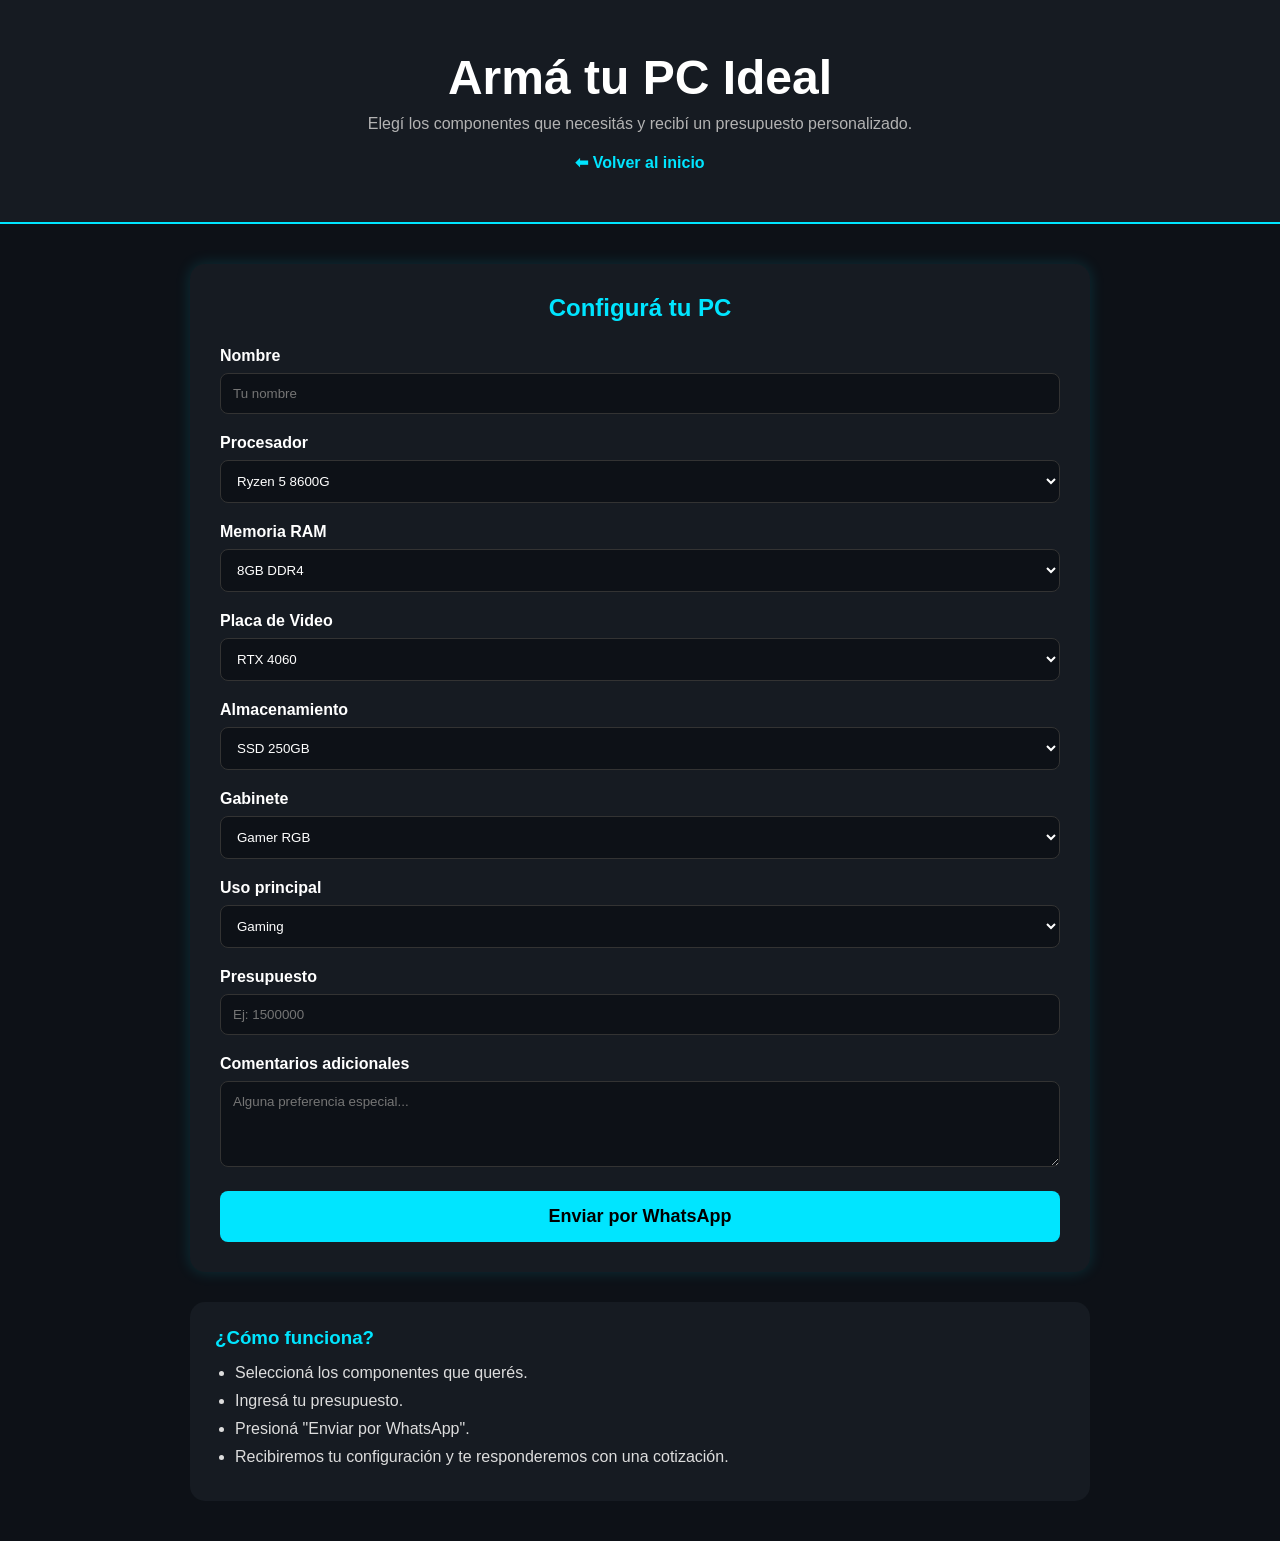
<file: armar-pc.html>
<!DOCTYPE html>
<html lang="es">
<head>
<meta charset="UTF-8">
<meta name="viewport" content="width=device-width, initial-scale=1.0">
<title>Armá tu PC Ideal - Pirez</title>
<link rel="stylesheet" href="css/armar-pc.css">
</head>
<body>

<header>
    <h1> Armá tu PC Ideal</h1>
    <p>Elegí los componentes que necesitás y recibí un presupuesto personalizado.</p>

    <a href="index.html" class="volver">
        ⬅ Volver al inicio
    </a>
</header>

<div class="contenedor">

    <div class="formulario">

        <h2>Configurá tu PC</h2>

        <div class="grupo">
            <label>Nombre</label>
            <input type="text" id="nombre" placeholder="Tu nombre">
        </div>

        <div class="grupo">
            <label>Procesador</label>
            <select id="procesador">
                <option>Ryzen 5 8600G</option>
                <option>Ryzen 7 8700G</option>
                <option>Intel Core i5 14600K</option>
                <option>Intel Core i7 14700K</option>
                <option>Intel Core i6 </option>
                <option>Intel Core i5 </option>
                <option>Intel Core i4 </option>
                <option>Otro</option>
            </select>
        </div>

        <div class="grupo">
            <label>Memoria RAM</label>
            <select id="ram">
                <option>8GB DDR4</option>
                <option>16GB DDR5</option>
                <option>32GB DDR5</option>
                <option>64GB DDR5</option>
            </select>
        </div>

        <div class="grupo">
            <label>Placa de Video</label>
            <select id="gpu">
                <option>RTX 4060</option>
                <option>RTX 4070</option>
                <option>RTX 5070</option>
                <option>RTX 5080</option>
            </select>
        </div>

        <div class="grupo">
            <label>Almacenamiento</label>
            <select id="almacenamiento">
                <option>SSD 250GB</option>
                <option>SSD 500GB</option>
                <option>SSD 1TB</option>
                <option>SSD 2TB</option>
            </select>
        </div>

        <div class="grupo">
            <label>Gabinete</label>
            <select id="gabinete">
                <option>Gamer RGB</option>
                <option>Mid Tower</option>
                <option>Full Tower</option>
            </select>
        </div>

        <div class="grupo">
            <label>Uso principal</label>
            <select id="uso">
                <option>Gaming</option>
                <option>Streaming</option>
                <option>Diseño Gráfico</option>
                <option>Programación</option>
                <option>Uso General</option>
            </select>
        </div>

        <div class="grupo">
            <label>Presupuesto</label>
            <input type="number" id="presupuesto" placeholder="Ej: 1500000">
        </div>

        <div class="grupo">
            <label>Comentarios adicionales</label>
            <textarea id="comentarios" rows="4" placeholder="Alguna preferencia especial..."></textarea>
        </div>

        <button type="button" class="btn" onclick="enviarWhatsApp()">
            Enviar por WhatsApp
        </button>

    </div>

    <div class="info">
        <h3>¿Cómo funciona?</h3>
        <ul>
            <li>Seleccioná los componentes que querés.</li>
            <li>Ingresá tu presupuesto.</li>
            <li>Presioná "Enviar por WhatsApp".</li>
            <li>Recibiremos tu configuración y te responderemos con una cotización.</li>
        </ul>
    </div>

</div>

<script>
function enviarWhatsApp(){

    let nombre = document.getElementById("nombre").value;
    let procesador = document.getElementById("procesador").value;
    let ram = document.getElementById("ram").value;
    let gpu = document.getElementById("gpu").value;
    let almacenamiento = document.getElementById("almacenamiento").value;
    let gabinete = document.getElementById("gabinete").value;
    let uso = document.getElementById("uso").value;
    let presupuesto = document.getElementById("presupuesto").value;
    let comentarios = document.getElementById("comentarios").value;

    let mensaje =
`Hola, quiero armar una PC.

 Nombre: ${nombre}
 Procesador: ${procesador}
 RAM: ${ram}
 GPU: ${gpu}
 Almacenamiento: ${almacenamiento}
 Gabinete: ${gabinete}
 Uso principal: ${uso}
 
 Presupuesto: $${presupuesto}

📝 Comentarios:
${comentarios}`;

    let url = "https://wa.me/5491159633227?text=" + encodeURIComponent(mensaje);

    window.open(url, "_blank");
}
</script>

</body>
</html>
</file>
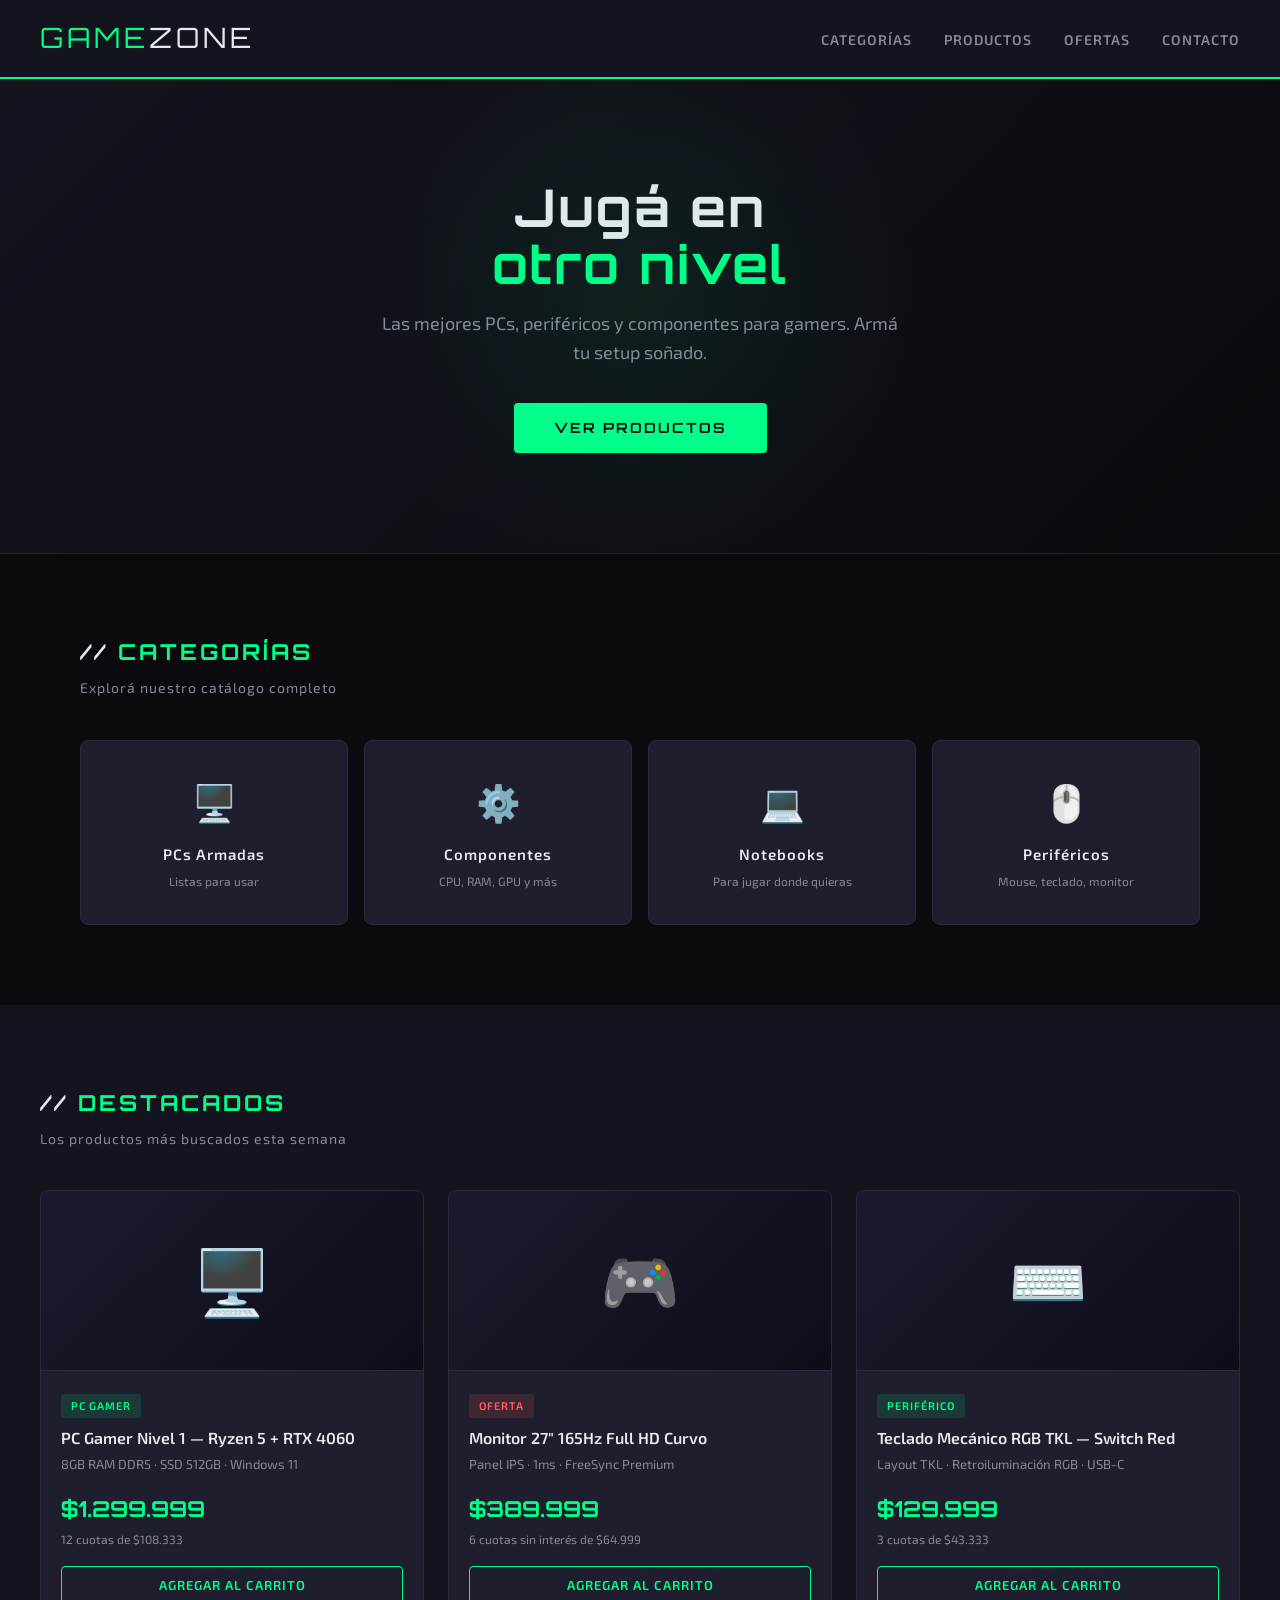
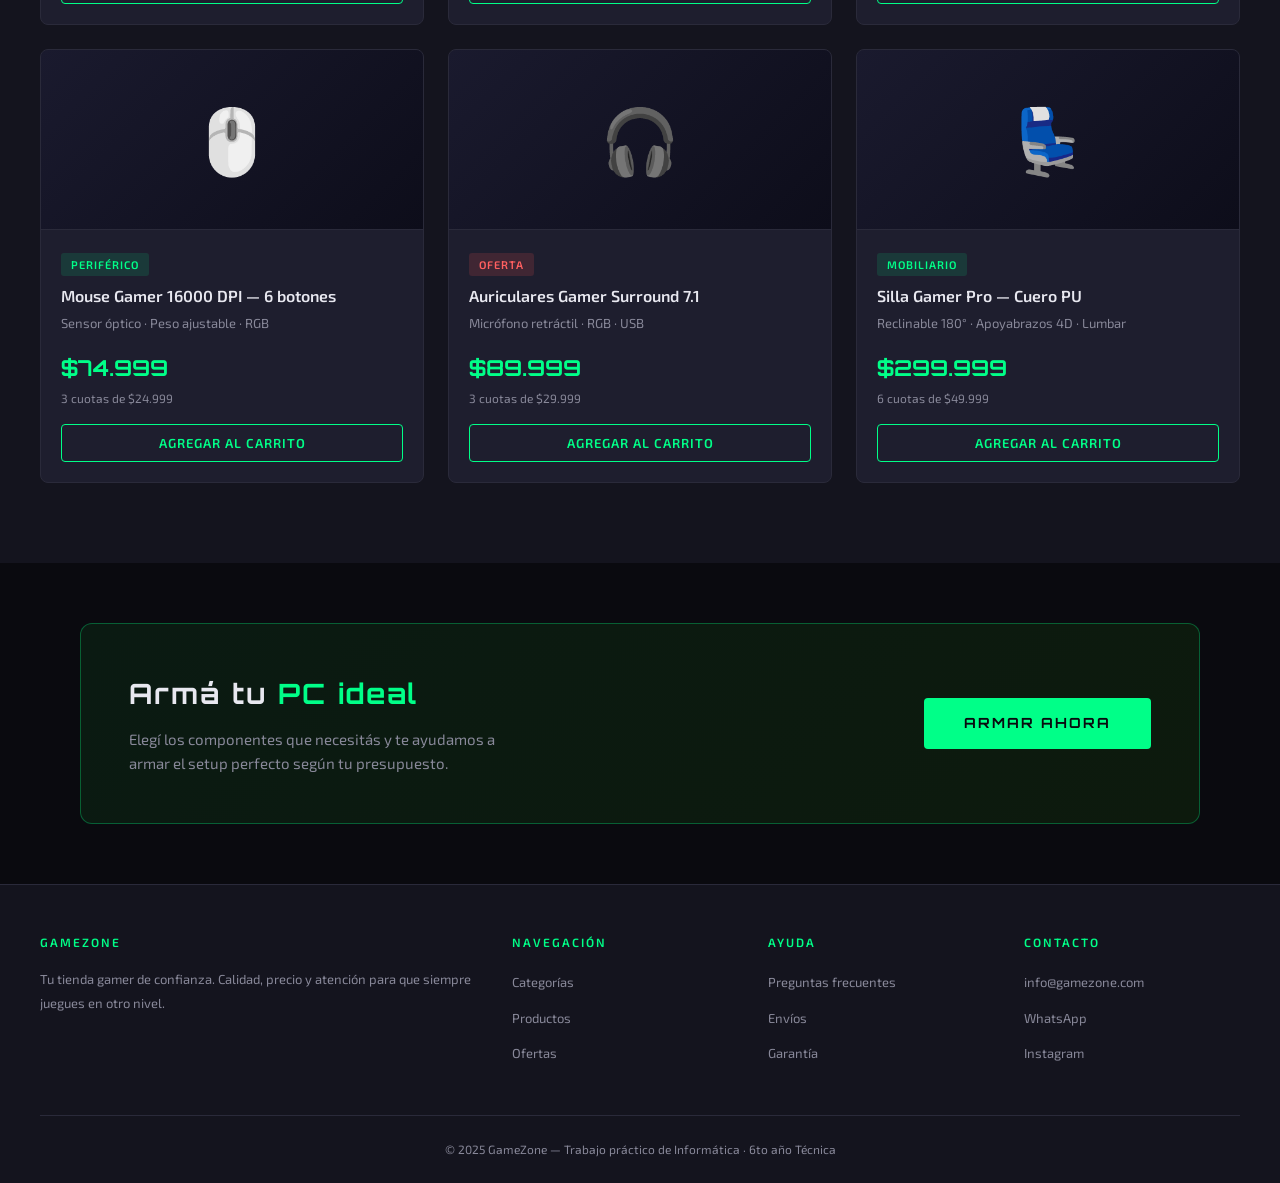
<file: mexx-tienda.html>
<!DOCTYPE html>
<html lang="es">
<head>
    <meta charset="UTF-8">
    <meta name="viewport" content="width=device-width, initial-scale=1.0">
    <title>GameZone - Tu Tienda Gamer</title>
    <link href="https://fonts.googleapis.com/css2?family=Orbitron:wght@700;900&family=Exo+2:wght@400;600&display=swap" rel="stylesheet">
    <style>

        /* ===== VARIABLES DE COLOR (para explicar en clase) ===== */
        :root {
            --verde: #00ff88;
            --oscuro: #0a0a0f;
            --gris: #14141e;
            --gris2: #1e1e2e;
            --blanco: #e8e8f0;
            --gris-texto: #888899;
        }

        /* ===== RESET BÁSICO ===== */
        * {
            margin: 0;
            padding: 0;
            box-sizing: border-box;
        }

        body {
            background-color: var(--oscuro);
            color: var(--blanco);
            font-family: 'Exo 2', sans-serif;
            font-size: 16px;
            line-height: 1.6;
        }

        /* ===== BARRA DE NAVEGACIÓN ===== */
        nav {
            background-color: var(--gris);
            border-bottom: 2px solid var(--verde);
            padding: 16px 40px;
            display: flex;
            justify-content: space-between;
            align-items: center;
            position: sticky;
            top: 0;
            z-index: 100;
        }

        .logo {
            font-family: 'Orbitron', sans-serif;
            font-size: 28px;
            color: var(--verde);
            letter-spacing: 4px;
            text-decoration: none;
        }

        .logo span {
            color: var(--blanco);
        }

        nav ul {
            list-style: none;
            display: flex;
            gap: 32px;
        }

        nav ul li a {
            color: var(--gris-texto);
            text-decoration: none;
            font-weight: 600;
            font-size: 14px;
            letter-spacing: 1px;
            text-transform: uppercase;
            transition: color 0.2s;
        }

        nav ul li a:hover {
            color: var(--verde);
        }

        /* ===== HERO (sección principal) ===== */
        .hero {
            background: linear-gradient(135deg, var(--gris) 0%, var(--oscuro) 100%);
            padding: 100px 40px;
            text-align: center;
            border-bottom: 1px solid #222233;
            position: relative;
            overflow: hidden;
        }

        .hero::before {
            content: "";
            position: absolute;
            top: -80px;
            left: 50%;
            transform: translateX(-50%);
            width: 600px;
            height: 600px;
            background: radial-gradient(circle, rgba(0,255,136,0.07) 0%, transparent 70%);
            pointer-events: none;
        }

        .hero h1 {
            font-family: 'Orbitron', sans-serif;
            font-size: 52px;
            line-height: 1.1;
            margin-bottom: 16px;
            letter-spacing: 2px;
        }

        .hero h1 span {
            color: var(--verde);
        }

        .hero p {
            font-size: 18px;
            color: var(--gris-texto);
            max-width: 520px;
            margin: 0 auto 36px;
        }

        .btn-principal {
            display: inline-block;
            background-color: var(--verde);
            color: var(--oscuro);
            padding: 14px 40px;
            font-family: 'Orbitron', sans-serif;
            font-size: 14px;
            font-weight: 700;
            letter-spacing: 2px;
            text-decoration: none;
            text-transform: uppercase;
            border-radius: 4px;
            transition: opacity 0.2s, transform 0.2s;
        }

        .btn-principal:hover {
            opacity: 0.85;
            transform: translateY(-2px);
        }

        /* ===== SECCIÓN DE CATEGORÍAS ===== */
        .categorias {
            padding: 80px 40px;
            max-width: 1200px;
            margin: 0 auto;
        }

        .seccion-titulo {
            font-family: 'Orbitron', sans-serif;
            font-size: 22px;
            letter-spacing: 3px;
            text-transform: uppercase;
            margin-bottom: 8px;
        }

        .seccion-titulo span {
            color: var(--verde);
        }

        .seccion-subtitulo {
            color: var(--gris-texto);
            font-size: 14px;
            margin-bottom: 40px;
            letter-spacing: 1px;
        }

        /* Grid de categorías: 4 columnas */
        .grid-categorias {
            display: grid;
            grid-template-columns: repeat(4, 1fr);
            gap: 16px;
        }

        .tarjeta-categoria {
            background-color: var(--gris2);
            border: 1px solid #2a2a3a;
            border-radius: 8px;
            padding: 32px 20px;
            text-align: center;
            cursor: pointer;
            transition: border-color 0.2s, transform 0.2s;
            text-decoration: none;
            color: var(--blanco);
            display: block;
        }

        .tarjeta-categoria:hover {
            border-color: var(--verde);
            transform: translateY(-4px);
        }

        .tarjeta-categoria .icono {
            font-size: 36px;
            display: block;
            margin-bottom: 12px;
        }

        .tarjeta-categoria h3 {
            font-size: 15px;
            font-weight: 600;
            letter-spacing: 1px;
            margin-bottom: 6px;
        }

        .tarjeta-categoria p {
            font-size: 12px;
            color: var(--gris-texto);
        }

        /* ===== SECCIÓN DE PRODUCTOS ===== */
        .productos {
            padding: 80px 40px;
            background-color: var(--gris);
        }

        .productos-inner {
            max-width: 1200px;
            margin: 0 auto;
        }

        /* Grid de productos: 3 columnas */
        .grid-productos {
            display: grid;
            grid-template-columns: repeat(3, 1fr);
            gap: 24px;
        }

        .tarjeta-producto {
            background-color: var(--gris2);
            border: 1px solid #2a2a3a;
            border-radius: 8px;
            overflow: hidden;
            transition: border-color 0.2s;
        }

        .tarjeta-producto:hover {
            border-color: var(--verde);
        }

        .producto-imagen {
            width: 100%;
            height: 180px;
            background: linear-gradient(135deg, #1a1a2e, #0d0d1a);
            display: flex;
            align-items: center;
            justify-content: center;
            font-size: 64px;
            border-bottom: 1px solid #2a2a3a;
        }

        .producto-info {
            padding: 20px;
        }

        .badge {
            display: inline-block;
            background-color: rgba(0,255,136,0.12);
            color: var(--verde);
            font-size: 11px;
            font-weight: 600;
            letter-spacing: 1px;
            padding: 3px 10px;
            border-radius: 3px;
            text-transform: uppercase;
            margin-bottom: 10px;
        }

        .badge-oferta {
            background-color: rgba(255, 80, 80, 0.15);
            color: #ff6060;
        }

        .producto-info h3 {
            font-size: 16px;
            font-weight: 600;
            margin-bottom: 6px;
            line-height: 1.3;
        }

        .producto-info p {
            font-size: 13px;
            color: var(--gris-texto);
            margin-bottom: 16px;
        }

        .precio {
            font-family: 'Orbitron', sans-serif;
            font-size: 22px;
            color: var(--verde);
            font-weight: 700;
            margin-bottom: 4px;
        }

        .precio-cuotas {
            font-size: 12px;
            color: var(--gris-texto);
            margin-bottom: 16px;
        }

        .btn-agregar {
            display: block;
            width: 100%;
            background: transparent;
            border: 1px solid var(--verde);
            color: var(--verde);
            padding: 10px;
            font-family: 'Exo 2', sans-serif;
            font-size: 13px;
            font-weight: 600;
            letter-spacing: 1px;
            text-transform: uppercase;
            border-radius: 4px;
            cursor: pointer;
            transition: background-color 0.2s, color 0.2s;
        }

        .btn-agregar:hover {
            background-color: var(--verde);
            color: var(--oscuro);
        }

        /* ===== BANNER OFERTA ===== */
        .banner-oferta {
            padding: 60px 40px;
            max-width: 1200px;
            margin: 0 auto;
        }

        .banner-contenido {
            background: linear-gradient(135deg, #0a1a12, #0d1a0d);
            border: 1px solid rgba(0,255,136,0.3);
            border-radius: 12px;
            padding: 48px;
            display: flex;
            justify-content: space-between;
            align-items: center;
        }

        .banner-texto h2 {
            font-family: 'Orbitron', sans-serif;
            font-size: 28px;
            margin-bottom: 10px;
            letter-spacing: 2px;
        }

        .banner-texto h2 span {
            color: var(--verde);
        }

        .banner-texto p {
            color: var(--gris-texto);
            font-size: 15px;
            max-width: 380px;
        }

        /* ===== FOOTER ===== */
        footer {
            background-color: var(--gris);
            border-top: 1px solid #2a2a3a;
            padding: 48px 40px 24px;
        }

        .footer-grid {
            display: grid;
            grid-template-columns: 2fr 1fr 1fr 1fr;
            gap: 40px;
            max-width: 1200px;
            margin: 0 auto 40px;
        }

        .footer-col h4 {
            font-size: 12px;
            font-weight: 600;
            letter-spacing: 2px;
            text-transform: uppercase;
            color: var(--verde);
            margin-bottom: 16px;
        }

        .footer-col p {
            font-size: 13px;
            color: var(--gris-texto);
            line-height: 1.8;
        }

        .footer-col ul {
            list-style: none;
        }

        .footer-col ul li {
            margin-bottom: 10px;
        }

        .footer-col ul li a {
            color: var(--gris-texto);
            text-decoration: none;
            font-size: 13px;
            transition: color 0.2s;
        }

        .footer-col ul li a:hover {
            color: var(--verde);
        }

        .footer-bottom {
            border-top: 1px solid #2a2a3a;
            padding-top: 24px;
            text-align: center;
            font-size: 12px;
            color: var(--gris-texto);
            max-width: 1200px;
            margin: 0 auto;
        }

    </style>
</head>
<body>

    <!-- ===== NAVEGACIÓN ===== -->
    <nav>
        <a href="#" class="logo">GAME<span>ZONE</span></a>
        <ul>
            <li><a href="#categorias">Categorías</a></li>
            <li><a href="#productos">Productos</a></li>
            <li><a href="#oferta">Ofertas</a></li>
            <li><a href="#footer">Contacto</a></li>
        </ul>
    </nav>

    <!-- ===== HERO / PORTADA ===== -->
    <section class="hero">
        <h1>Jugá en<br><span>otro nivel</span></h1>
        <p>Las mejores PCs, periféricos y componentes para gamers. Armá tu setup soñado.</p>
        <a href="#productos" class="btn-principal">Ver productos</a>
    </section>

    <!-- ===== CATEGORÍAS ===== -->
    <section class="categorias" id="categorias">
        <h2 class="seccion-titulo">// <span>Categorías</span></h2>
        <p class="seccion-subtitulo">Explorá nuestro catálogo completo</p>

        <div class="grid-categorias">
            <a href="#" class="tarjeta-categoria">
                <span class="icono">🖥️</span>
                <h3>PCs Armadas</h3>
                <p>Listas para usar</p>
            </a>
            <a href="#" class="tarjeta-categoria">
                <span class="icono">⚙️</span>
                <h3>Componentes</h3>
                <p>CPU, RAM, GPU y más</p>
            </a>
            <a href="#" class="tarjeta-categoria">
                <span class="icono">💻</span>
                <h3>Notebooks</h3>
                <p>Para jugar donde quieras</p>
            </a>
            <a href="#" class="tarjeta-categoria">
                <span class="icono">🖱️</span>
                <h3>Periféricos</h3>
                <p>Mouse, teclado, monitor</p>
            </a>
        </div>
    </section>

    <!-- ===== PRODUCTOS DESTACADOS ===== -->
    <section class="productos" id="productos">
        <div class="productos-inner">
            <h2 class="seccion-titulo">// <span>Destacados</span></h2>
            <p class="seccion-subtitulo">Los productos más buscados esta semana</p>

            <div class="grid-productos">

                <!-- Producto 1 -->
                <div class="tarjeta-producto">
                    <div class="producto-imagen">🖥️</div>
                    <div class="producto-info">
                        <span class="badge">PC Gamer</span>
                        <h3>PC Gamer Nivel 1 — Ryzen 5 + RTX 4060</h3>
                        <p>8GB RAM DDR5 · SSD 512GB · Windows 11</p>
                        <div class="precio">$1.299.999</div>
                        <div class="precio-cuotas">12 cuotas de $108.333</div>
                        <button class="btn-agregar">Agregar al carrito</button>
                    </div>
                </div>

                <!-- Producto 2 -->
                <div class="tarjeta-producto">
                    <div class="producto-imagen">🎮</div>
                    <div class="producto-info">
                        <span class="badge badge-oferta">Oferta</span>
                        <h3>Monitor 27" 165Hz Full HD Curvo</h3>
                        <p>Panel IPS · 1ms · FreeSync Premium</p>
                        <div class="precio">$389.999</div>
                        <div class="precio-cuotas">6 cuotas sin interés de $64.999</div>
                        <button class="btn-agregar">Agregar al carrito</button>
                    </div>
                </div>

                <!-- Producto 3 -->
                <div class="tarjeta-producto">
                    <div class="producto-imagen">⌨️</div>
                    <div class="producto-info">
                        <span class="badge">Periférico</span>
                        <h3>Teclado Mecánico RGB TKL — Switch Red</h3>
                        <p>Layout TKL · Retroiluminación RGB · USB-C</p>
                        <div class="precio">$129.999</div>
                        <div class="precio-cuotas">3 cuotas de $43.333</div>
                        <button class="btn-agregar">Agregar al carrito</button>
                    </div>
                </div>

                <!-- Producto 4 -->
                <div class="tarjeta-producto">
                    <div class="producto-imagen">🖱️</div>
                    <div class="producto-info">
                        <span class="badge">Periférico</span>
                        <h3>Mouse Gamer 16000 DPI — 6 botones</h3>
                        <p>Sensor óptico · Peso ajustable · RGB</p>
                        <div class="precio">$74.999</div>
                        <div class="precio-cuotas">3 cuotas de $24.999</div>
                        <button class="btn-agregar">Agregar al carrito</button>
                    </div>
                </div>

                <!-- Producto 5 -->
                <div class="tarjeta-producto">
                    <div class="producto-imagen">🎧</div>
                    <div class="producto-info">
                        <span class="badge badge-oferta">Oferta</span>
                        <h3>Auriculares Gamer Surround 7.1</h3>
                        <p>Micrófono retráctil · RGB · USB</p>
                        <div class="precio">$89.999</div>
                        <div class="precio-cuotas">3 cuotas de $29.999</div>
                        <button class="btn-agregar">Agregar al carrito</button>
                    </div>
                </div>

                <!-- Producto 6 -->
                <div class="tarjeta-producto">
                    <div class="producto-imagen">💺</div>
                    <div class="producto-info">
                        <span class="badge">Mobiliario</span>
                        <h3>Silla Gamer Pro — Cuero PU</h3>
                        <p>Reclinable 180° · Apoyabrazos 4D · Lumbar</p>
                        <div class="precio">$299.999</div>
                        <div class="precio-cuotas">6 cuotas de $49.999</div>
                        <button class="btn-agregar">Agregar al carrito</button>
                    </div>
                </div>

            </div>
        </div>
    </section>

    <!-- ===== BANNER DE OFERTA ===== -->
    <section class="banner-oferta" id="oferta">
        <div class="banner-contenido">
            <div class="banner-texto">
                <h2>Armá tu <span>PC ideal</span></h2>
                <p>Elegí los componentes que necesitás y te ayudamos a armar el setup perfecto según tu presupuesto.</p>
            </div>
            <a href="#" class="btn-principal">Armar ahora</a>
        </div>
    </section>

    <!-- ===== FOOTER ===== -->
    <footer id="footer">
        <div class="footer-grid">
            <div class="footer-col">
                <h4>GameZone</h4>
                <p>Tu tienda gamer de confianza. Calidad, precio y atención para que siempre juegues en otro nivel.</p>
            </div>
            <div class="footer-col">
                <h4>Navegación</h4>
                <ul>
                    <li><a href="#categorias">Categorías</a></li>
                    <li><a href="#productos">Productos</a></li>
                    <li><a href="#oferta">Ofertas</a></li>
                </ul>
            </div>
            <div class="footer-col">
                <h4>Ayuda</h4>
                <ul>
                    <li><a href="#">Preguntas frecuentes</a></li>
                    <li><a href="#">Envíos</a></li>
                    <li><a href="#">Garantía</a></li>
                </ul>
            </div>
            <div class="footer-col">
                <h4>Contacto</h4>
                <ul>
                    <li><a href="#">info@gamezone.com</a></li>
                    <li><a href="#">WhatsApp</a></li>
                    <li><a href="#">Instagram</a></li>
                </ul>
            </div>
        </div>
        <div class="footer-bottom">
            <p>© 2025 GameZone — Trabajo práctico de Informática · 6to año Técnica</p>
        </div>
    </footer>

</body>
</html>
</file>
<file: css/armar-pc.css>
*{
    margin: 0;
    padding: 0;
    box-sizing: border-box;
    font-family: Arial, Helvetica, sans-serif;
}

body{
    background: #0d1117;
    color: white;
}

header{
    text-align: center;
    padding: 50px 20px;
    background: #161b22;
    border-bottom: 2px solid #00e5ff;
}

header h1{
    font-size: 3rem;
    margin-bottom: 10px;
}

header p{
    color: #b3b3b3;
    margin-bottom: 20px;
}

.volver{
    text-decoration: none;
    color: #00e5ff;
    font-weight: bold;
}

.contenedor{
    width: 90%;
    max-width: 900px;
    margin: 40px auto;
}


.formulario{
    background: #161b22;
    padding: 30px;
    border-radius: 15px;
    box-shadow: 0 0 15px rgba(0,229,255,.15);
}

.formulario h2{
    text-align: center;
    margin-bottom: 25px;
    color: #00e5ff;
}

.grupo{
    margin-bottom: 20px;
}

.grupo label{
    display: block;
    margin-bottom: 8px;
    font-weight: bold;
}

.grupo input,
.grupo select,
.grupo textarea{
    width: 100%;
    padding: 12px;
    border: 1px solid #333;
    border-radius: 8px;
    background: #0d1117;
    color: white;
}

.grupo textarea{
    resize: vertical;
}

.btn{
    width: 100%;
    padding: 15px;
    border: none;
    border-radius: 8px;
    background: #00e5ff;
    color: black;
    font-size: 18px;
    font-weight: bold;
    cursor: pointer;
    transition: .3s;
}

.btn:hover{
    background: #00c8df;
}


.info{
    margin-top: 30px;
    background: #161b22;
    padding: 25px;
    border-radius: 15px;
}

.info h3{
    color: #00e5ff;
    margin-bottom: 15px;
}

.info ul{
    padding-left: 20px;
}

.info li{
    margin-bottom: 10px;
    color: #ddd;
}


@media (max-width: 768px){

    header h1{
        font-size: 2rem;
    }

    .formulario{
        padding: 20px;
    }

}
</file>
